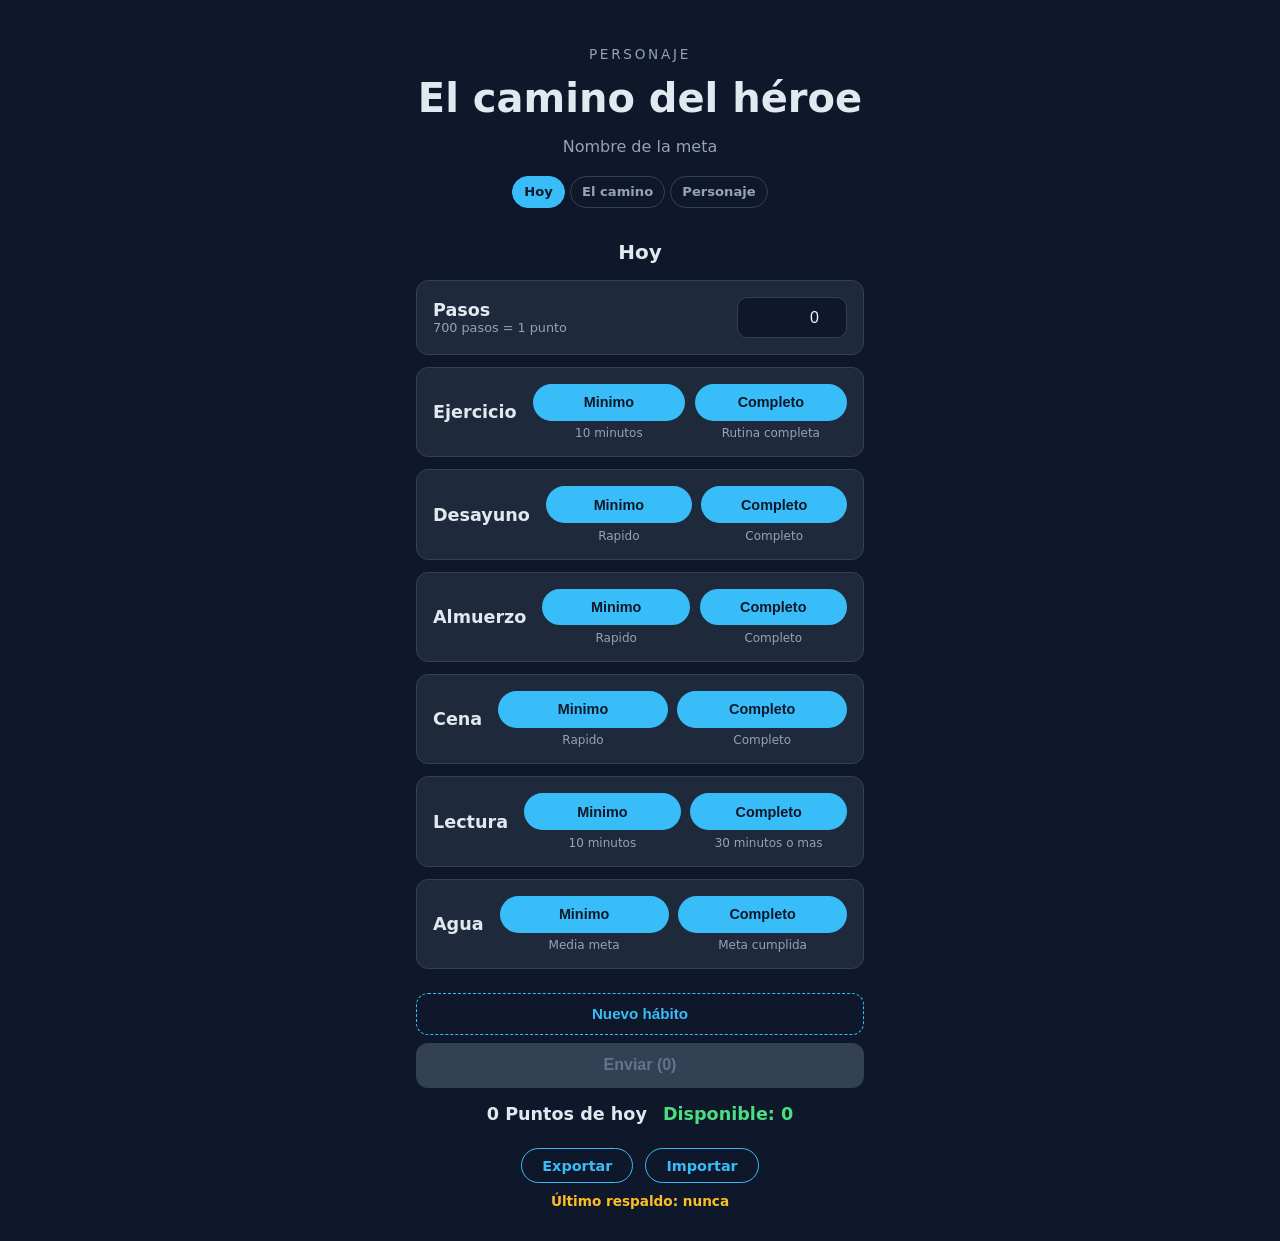
<file: index.html>
<!DOCTYPE html>
<html lang="es">
<head>
  <meta charset="UTF-8" />
  <meta name="viewport" content="width=device-width, initial-scale=1.0" />
  <link rel="stylesheet" href="css/styles.css" />
  <link rel="manifest" href="data/manifest.json" />
  <meta name="theme-color" content="#0f172a" />
  <link rel="icon" type="image/png" href="assets/icons/icon-192.png" />
  <link rel="apple-touch-icon" href="assets/icons/apple-touch-icon.png" />
</head>
<body>
  <main class="app">
    <p class="character-name" id="character-name"></p>
    <h1 id="app-name"></h1>
    <p class="goal-name" id="goal-name"></p>

    <nav class="view-toggle" id="view-toggle">
      <button type="button" class="view-btn active" id="view-hoy-btn"></button>
      <button type="button" class="view-btn" id="view-world-btn"></button>
      <button type="button" class="view-btn" id="view-character-btn"></button>
    </nav>

    <section class="habits" id="view-hoy">
      <h2 id="habits-title"></h2>
      <div id="habits-list"></div>
      <div class="custom-controls">
        <button type="button" class="add-habit-btn" id="add-habit-btn" hidden></button>
        <p class="custom-notice" id="custom-notice" hidden></p>
        <form class="custom-form" id="custom-form" hidden novalidate>
          <p class="custom-form-title" id="custom-form-title"></p>
          <label class="custom-field">
            <span id="custom-label-label"></span>
            <input id="custom-label" name="label" type="text" maxlength="30" required autocomplete="off" />
          </label>
          <label class="custom-field">
            <span id="custom-min-label"></span>
            <input id="custom-min" name="minDesc" type="text" maxlength="40" required autocomplete="off" />
          </label>
          <label class="custom-field">
            <span id="custom-full-label"></span>
            <input id="custom-full" name="fullDesc" type="text" maxlength="40" required autocomplete="off" />
          </label>
          <p class="custom-error" id="custom-error" hidden></p>
          <div class="custom-form-actions">
            <button type="submit" class="custom-save" id="custom-save"></button>
            <button type="button" class="custom-cancel" id="custom-cancel"></button>
          </div>
        </form>
      </div>
      <button type="button" class="send-btn" id="send-btn"></button>
      <div class="points">
        <span id="points-total"></span>
        <span id="points-balance"></span>
      </div>

      <div class="backup">
        <button type="button" class="backup-btn" id="backup-export"></button>
        <label class="backup-btn" id="backup-import-label" for="backup-file-input"></label>
        <input type="file" id="backup-file-input" accept="application/json,.json" hidden />
      </div>
      <p class="backup-last" id="backup-last" hidden></p>
      <p class="backup-error" id="backup-error" hidden></p>
    </section>

    <section class="world" id="view-world" hidden>
      <div class="world-head">
        <span id="world-location"></span>
        <span id="world-balance"></span>
      </div>
      <div class="map-wrap">
        <div class="map-zoom" id="map-zoom">
          <img id="world-map-img" alt="" />
          <div class="map-marker" id="map-marker" hidden></div>
        </div>
      </div>
      <div id="world-panel"></div>
    </section>

    <section class="character" id="view-character" hidden>
      <div id="character-view"></div>
    </section>
  </main>

  <!-- M4: cartel genérico de confirmación (respaldo, viajes, etc.) -->
  <div class="confirm-overlay" id="confirm-overlay" hidden>
    <div class="confirm-box">
      <p class="confirm-text" id="confirm-text"></p>
      <div class="confirm-actions" id="confirm-actions"></div>
    </div>
  </div>

  <script type="module" src="js/app.js"></script>

  <!-- Fase 2: modal de dragones (moneda al aire) -->
  <div class="dragon-overlay" id="dragon-overlay" hidden>
    <div class="dragon-modal">
      <p class="dragon-title" id="dragon-title"></p>
      <div class="coin" id="coin"><div class="coin-inner"><div class="coin-face coin-heads">🐉</div><div class="coin-face coin-tails">🍀</div></div></div>
      <p class="dragon-result" id="dragon-result"></p>
      <button type="button" class="habit-btn complete" id="dragon-accept"></button>
    </div>
  </div>
</body>
</html>
</file>
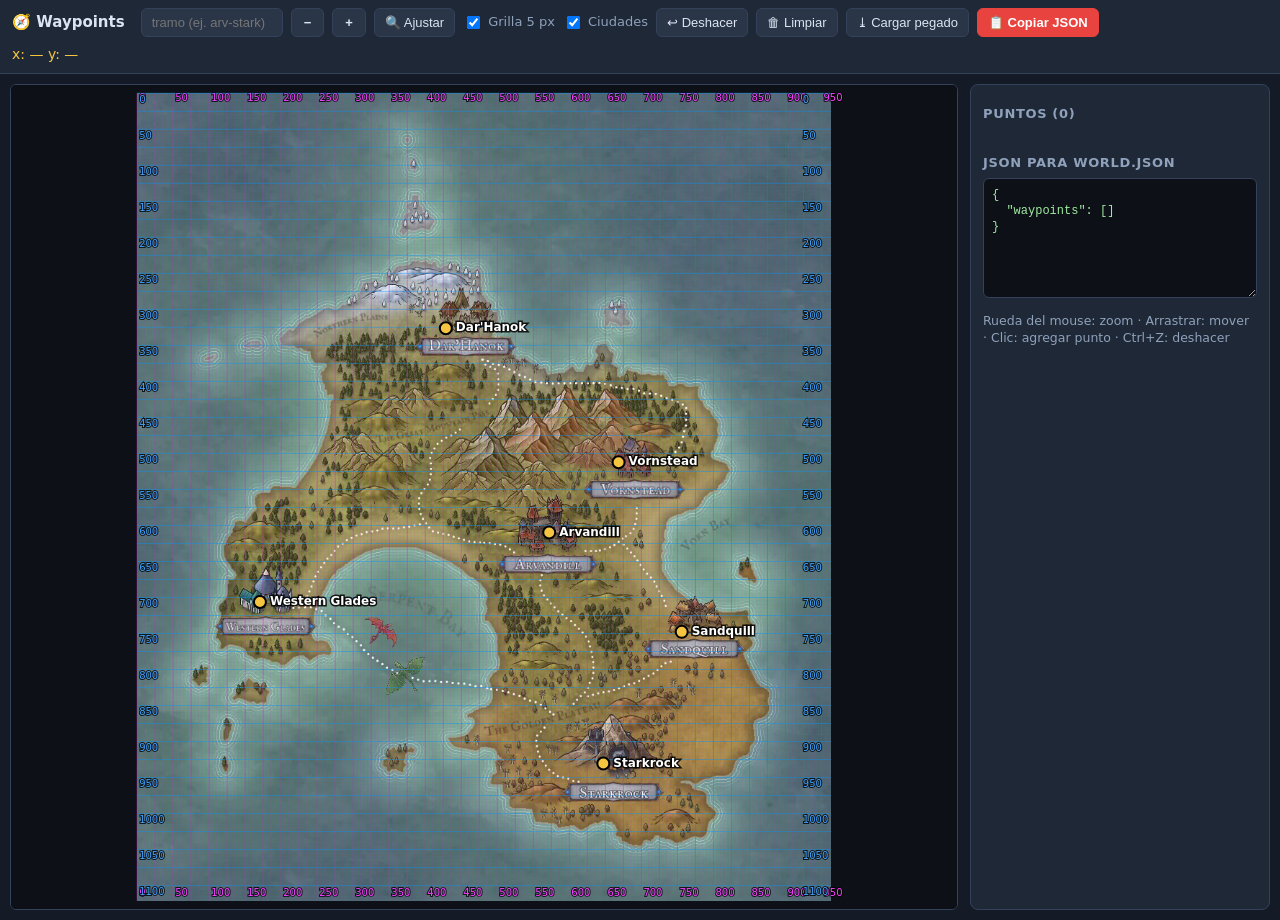
<file: tools/waypoints.html>
<!DOCTYPE html>
<html lang="es">
<head>
<meta charset="utf-8">
<meta name="viewport" content="width=device-width, initial-scale=1">
<title>Waypoints — El camino del héroe</title>
<style>
  :root { --bg:#141b26; --panel:#1e2836; --line:#33415a; --text:#dbe4f0; --dim:#8fa1bb; --red:#e8433f; --gold:#f5c542; }
  * { box-sizing: border-box; }
  body { margin:0; background:var(--bg); color:var(--text); font:14px/1.4 system-ui, sans-serif; overflow:hidden; }
  header { position:relative; z-index:5; background:var(--panel); border-bottom:1px solid var(--line);
           padding:8px 12px; display:flex; flex-wrap:wrap; gap:8px; align-items:center; }
  header h1 { font-size:15px; margin:0 8px 0 0; }
  button, select, input[type=text] { background:#2a3648; color:var(--text); border:1px solid var(--line);
           border-radius:6px; padding:6px 10px; font-size:13px; cursor:pointer; }
  button:hover { background:#35435a; }
  button.primary { background:var(--red); border-color:var(--red); color:#fff; font-weight:600; }
  button.primary:hover { background:#f25c58; }
  button.icon { padding:6px 12px; font-weight:700; }
  label.chk { display:flex; align-items:center; gap:5px; color:var(--dim); font-size:13px; cursor:pointer; }
  #status { color:var(--gold); font-variant-numeric:tabular-nums; min-width:250px; }
  main { display:flex; gap:12px; padding:10px; height:calc(100vh - 54px); }
  #mapwrap { position:relative; flex:1 1 auto; min-width:0; border:1px solid var(--line); border-radius:6px;
             overflow:hidden; background:#0d1117; }
  canvas { display:block; cursor:grab; touch-action:none; }
  canvas:active { cursor:grabbing; }
  aside { flex:0 0 300px; background:var(--panel); border:1px solid var(--line);
          border-radius:8px; padding:10px 12px; overflow:auto; }
  aside h2 { font-size:13px; color:var(--dim); margin:10px 0 6px; text-transform:uppercase; letter-spacing:.05em; }
  #pts { max-height:34vh; overflow:auto; font-variant-numeric:tabular-nums; font-size:13px; }
  #pts div { display:flex; justify-content:space-between; gap:8px; padding:2px 4px; border-radius:4px; }
  #pts div:nth-child(odd) { background:#232f40; }
  #pts b { color:var(--gold); font-weight:600; }
  #pts .del { color:var(--red); cursor:pointer; padding:0 4px; }
  #pts .del:hover { background:#3a2730; }
  #json { width:100%; height:120px; background:#0d1117; color:#9fe8a0; border:1px solid var(--line);
          border-radius:6px; font:12px/1.35 ui-monospace, monospace; padding:8px; resize:vertical; }
  #hint { color:var(--dim); font-size:12.5px; margin-top:8px; }
  #copymsg { color:#9fe8a0; font-size:12.5px; min-height:1.2em; }
</style>
</head>
<body>
<header>
  <h1>🧭 Waypoints</h1>
  <input type="text" id="tramo" placeholder="tramo (ej. arv-stark)" size="14">
  <button class="icon" id="zoomout" title="Alejar">−</button>
  <button class="icon" id="zoomin" title="Acercar">+</button>
  <button id="fit">🔍 Ajustar</button>
  <label class="chk"><input type="checkbox" id="grid" checked> Grilla 5 px</label>
  <label class="chk"><input type="checkbox" id="cities" checked> Ciudades</label>
  <button id="undo" title="Ctrl+Z">↩ Deshacer</button>
  <button id="clear">🗑 Limpiar</button>
  <button id="load">⤓ Cargar pegado</button>
  <button class="primary" id="copy">📋 Copiar JSON</button>
  <span id="status">x: — y: —</span>
</header>

<main>
  <div id="mapwrap"><canvas id="cv"></canvas></div>
  <aside>
    <h2>Puntos (<span id="count">0</span>)</h2>
    <div id="pts"></div>
    <div id="copymsg"></div>
    <h2>JSON para world.json</h2>
    <textarea id="json" readonly placeholder='{"waypoints": [ … ]}'></textarea>
    <p id="hint">Rueda del mouse: zoom · Arrastrar: mover · Clic: agregar punto · Ctrl+Z: deshacer</p>
  </aside>
</main>

<script>
const MAP_W = 963, MAP_H = 1121;
const cv = document.getElementById('cv');
const ctx = cv.getContext('2d');
const wrap = document.getElementById('mapwrap');
let img = new Image();
let pts = [];            // [{x,y}] en px del mapa
let cities = [];
let showGrid = true, showCities = true;
let scale = 1, ox = 0, oy = 0;      // vista: pantalla = mapa*scale + (ox,oy)
let dpr = window.devicePixelRatio || 1;
let cursor = null;                   // coords del mapa bajo el puntero
let drag = null;                     // {sx,sy,ox,oy,moved}

img.src = '../assets/map/world-map-crop.webp';
img.onload = () => fetch('../data/world.json').then(r => r.json()).then(w => {
  cities = (w.cities || []).map(c => ({ name: c.name, x: c.x/100*MAP_W, y: c.y/100*MAP_H }));
  fit(); draw();
}).catch(() => { fit(); draw(); });

// --- vista ---
function resize() {
  dpr = window.devicePixelRatio || 1;
  cv.width = Math.round(wrap.clientWidth * dpr);
  cv.height = Math.round(wrap.clientHeight * dpr);
  cv.style.width = wrap.clientWidth + 'px';
  cv.style.height = wrap.clientHeight + 'px';
  draw();
}
window.addEventListener('resize', resize);

function fit() {
  const s = Math.min(wrap.clientWidth / MAP_W, wrap.clientHeight / MAP_H) * 0.98;
  scale = s;
  ox = (wrap.clientWidth - MAP_W*s)/2;
  oy = (wrap.clientHeight - MAP_H*s)/2;
  draw();
}
function zoomAt(mx, my, factor) {
  const ns = Math.min(10, Math.max(0.12, scale * factor));
  const mapX = (mx - ox)/scale, mapY = (my - oy)/scale;
  scale = ns; ox = mx - mapX*ns; oy = my - mapY*ns;
  draw();
}

// --- dibujo ---
function draw() {
  const W = cv.width/dpr, H = cv.height/dpr;
  ctx.setTransform(dpr,0,0,dpr,0,0);
  ctx.fillStyle = '#0d1117'; ctx.fillRect(0,0,W,H);
  ctx.setTransform(dpr*scale,0,0,dpr*scale,dpr*ox,dpr*oy);

  if (img.complete && img.naturalWidth) ctx.drawImage(img,0,0);
  if (showGrid) drawGrid(W,H);
  if (showCities) drawCities();

  if (pts.length) {
    ctx.lineJoin='round'; ctx.lineWidth = 3/scale; ctx.strokeStyle='rgba(232,67,63,.9)';
    ctx.beginPath(); ctx.moveTo(pts[0].x, pts[0].y);
    for (let i=1;i<pts.length;i++) ctx.lineTo(pts[i].x, pts[i].y);
    ctx.stroke();
    pts.forEach((p,i) => {
      ctx.beginPath(); ctx.arc(p.x,p.y,5/scale,0,7);
      ctx.fillStyle = i===pts.length-1 ? '#f5c542' : '#fff';
      ctx.fill(); ctx.lineWidth=2/scale; ctx.strokeStyle='#e8433f'; ctx.stroke();
    });
  }
  if (cursor) {
    ctx.strokeStyle='rgba(245,197,66,.55)'; ctx.lineWidth=1/scale;
    ctx.beginPath(); ctx.moveTo(cursor.x,0); ctx.lineTo(cursor.x,MAP_H);
    ctx.moveTo(0,cursor.y); ctx.lineTo(MAP_W,cursor.y); ctx.stroke();
  }
  document.getElementById('status').dataset.zoom = Math.round(scale*100)+'%';
}

function drawGrid(W,H) {
  const x0 = Math.max(0, -ox/scale), x1 = Math.min(MAP_W, (W-ox)/scale);
  const y0 = Math.max(0, -oy/scale), y1 = Math.min(MAP_H, (H-oy)/scale);
  ctx.font = (10/scale)+'px system-ui'; ctx.textBaseline = 'top';
  for (let x=Math.ceil(x0/5)*5; x<=x1; x+=5) {
    const strong = x % 25 === 0;
    ctx.strokeStyle = strong ? 'rgba(255,0,255,.45)' : 'rgba(255,0,255,.15)';
    ctx.lineWidth = (strong?1:.5)/scale;
    ctx.beginPath(); ctx.moveTo(x,y0); ctx.lineTo(x,y1); ctx.stroke();
    if (x % 50 === 0) {
      ctx.fillStyle='#ff40ff'; ctx.strokeStyle='rgba(0,0,0,.8)'; ctx.lineWidth=2/scale;
      ctx.strokeText(x, x+2/scale, y0); ctx.fillText(x, x+2/scale, y0);
      ctx.strokeText(x, x+2/scale, y1-12/scale); ctx.fillText(x, x+2/scale, y1-12/scale);
    }
  }
  for (let y=Math.ceil(y0/5)*5; y<=y1; y+=5) {
    const strong = y % 25 === 0;
    ctx.strokeStyle = strong ? 'rgba(0,150,255,.45)' : 'rgba(0,150,255,.15)';
    ctx.lineWidth = (strong?1:.5)/scale;
    ctx.beginPath(); ctx.moveTo(x0,y); ctx.lineTo(x1,y); ctx.stroke();
    if (y % 50 === 0) {
      ctx.fillStyle='#40a0ff'; ctx.strokeStyle='rgba(0,0,0,.8)'; ctx.lineWidth=2/scale;
      ctx.strokeText(y, x0+2/scale, y+2/scale); ctx.fillText(y, x0+2/scale, y+2/scale);
      ctx.strokeText(y, x1-28/scale, y+2/scale); ctx.fillText(y, x1-28/scale, y+2/scale);
    }
  }
}

function drawCities() {
  ctx.font = 'bold '+(12/scale)+'px system-ui'; ctx.textBaseline = 'middle';
  cities.forEach(c => {
    ctx.beginPath(); ctx.arc(c.x,c.y,6/scale,0,7);
    ctx.fillStyle='#f5c542'; ctx.fill(); ctx.lineWidth=2/scale; ctx.strokeStyle='#000'; ctx.stroke();
    ctx.fillStyle='#fff'; ctx.strokeStyle='rgba(0,0,0,.85)'; ctx.lineWidth=3/scale;
    ctx.strokeText(c.name, c.x+10/scale, c.y); ctx.fillText(c.name, c.x+10/scale, c.y);
  });
}

// --- interacción ---
function toMap(clientX, clientY) {
  const r = cv.getBoundingClientRect();
  return { x: (clientX - r.left - ox)/scale, y: (clientY - r.top - oy)/scale };
}

cv.addEventListener('wheel', e => {
  e.preventDefault();
  const r = cv.getBoundingClientRect();
  zoomAt(e.clientX-r.left, e.clientY-r.top, e.deltaY < 0 ? 1.18 : 1/1.18);
}, { passive:false });

cv.addEventListener('pointerdown', e => {
  cv.setPointerCapture(e.pointerId);
  drag = { sx:e.clientX, sy:e.clientY, ox, oy, moved:false };
});
cv.addEventListener('pointermove', e => {
  const p = toMap(e.clientX, e.clientY);
  cursor = { x: Math.max(0,Math.min(MAP_W,p.x)), y: Math.max(0,Math.min(MAP_H,p.y)) };
  const zoom = document.getElementById('status').dataset.zoom || '';
  document.getElementById('status').textContent =
    `x: ${Math.round(cursor.x)}  y: ${Math.round(cursor.y)}  ` +
    `(${(cursor.x/MAP_W*100).toFixed(1)}%, ${(cursor.y/MAP_H*100).toFixed(1)}%)  ${zoom}`;
  if (drag) {
    const dx = e.clientX-drag.sx, dy = e.clientY-drag.sy;
    if (Math.hypot(dx,dy) > 4) drag.moved = true;
    if (drag.moved) { ox = drag.ox+dx; oy = drag.oy+dy; }
  }
  draw();
});
cv.addEventListener('pointerup', e => {
  if (drag && !drag.moved) {
    const p = toMap(e.clientX, e.clientY);
    const px = Math.round(p.x), py = Math.round(p.y);
    if (px>=0 && py>=0 && px<=MAP_W && py<=MAP_H) { pts.push({x:px,y:py}); refresh(); }
  }
  drag = null;
});
cv.addEventListener('pointercancel', () => drag = null);

function refresh() {
  draw();
  const list = document.getElementById('pts'); list.innerHTML = '';
  pts.forEach((p,i) => {
    const row = document.createElement('div');
    const info = document.createElement('span');
    info.innerHTML = `<b>${i+1}</b> (${p.x},${p.y}) = ${(p.x/MAP_W*100).toFixed(1)}%, ${(p.y/MAP_H*100).toFixed(1)}%`;
    const del = document.createElement('span'); del.className='del'; del.textContent='✕';
    del.onclick = () => { pts.splice(i,1); refresh(); };
    row.append(info, del); list.append(row);
  });
  document.getElementById('count').textContent = pts.length;
  const json = { waypoints: pts.map(p => ({ x:+(p.x/MAP_W*100).toFixed(1), y:+(p.y/MAP_H*100).toFixed(1) })) };
  document.getElementById('json').value = JSON.stringify(json, null, 2);
}

document.getElementById('zoomin').onclick = () => zoomAt(cv.clientWidth/2, cv.clientHeight/2, 1.35);
document.getElementById('zoomout').onclick = () => zoomAt(cv.clientWidth/2, cv.clientHeight/2, 1/1.35);
document.getElementById('fit').onclick = fit;
document.getElementById('undo').onclick = () => { pts.pop(); refresh(); };
document.getElementById('clear').onclick = () => { pts = []; refresh(); };
document.getElementById('grid').onchange = e => { showGrid = e.target.checked; draw(); };
document.getElementById('cities').onchange = e => { showCities = e.target.checked; draw(); };

document.getElementById('load').onclick = () => {
  try {
    const arr = JSON.parse(document.getElementById('json').value).waypoints || [];
    pts = arr.map(w => ({ x: Math.round(w.x/100*MAP_W), y: Math.round(w.y/100*MAP_H) }));
    refresh(); msg('Cargados ' + pts.length + ' puntos del JSON.');
  } catch { msg('JSON inválido.', true); }
};

document.getElementById('copy').onclick = async () => {
  const txt = document.getElementById('json').value;
  try { await navigator.clipboard.writeText(txt); msg('¡JSON copiado! Pegalo en el chat.'); }
  catch { document.getElementById('json').select(); msg('Ctrl+C para copiar.', true); }
};

function msg(t, err) {
  const el = document.getElementById('copymsg');
  el.textContent = t; el.style.color = err ? '#ff8080' : '#9fe8a0';
}

document.addEventListener('keydown', e => {
  if ((e.ctrlKey||e.metaKey) && e.key.toLowerCase()==='z') { e.preventDefault(); pts.pop(); refresh(); }
});

resize();
refresh();
</script>
</body>
</html>
</file>
<file: css/styles.css>
/* Habit Quest - Fase 0/1: estilos base */

* {
  box-sizing: border-box;
}

body {
  margin: 0;
  font-family: system-ui, -apple-system, sans-serif;
  background-color: #0f172a;
  color: #e2e8f0;
}

.app {
  max-width: 480px;
  margin: 0 auto;
  padding: 2rem 1rem;
  text-align: center;
}

.character-name {
  font-size: 0.85rem;
  letter-spacing: 0.2em;
  text-transform: uppercase;
  color: #94a3b8;
}

#app-name {
  font-size: 2.5rem;
  margin: 0.5rem 0;
}

.goal-name {
  font-size: 1rem;
  color: #94a3b8;
}

.habits {
  margin-top: 2rem;
}

#habits-title {
  font-size: 1.25rem;
}

.habit {
  display: flex;
  flex-wrap: wrap;
  align-items: center;
  justify-content: space-between;
  gap: 1rem;
  padding: 1rem;
  border: 1px solid #334155;
  border-radius: 12px;
  margin-bottom: 0.75rem;
  background: #1e293b;
  text-align: left;
}

.habit-info {
  display: flex;
  flex-direction: column;
}

.habit-label {
  font-weight: 600;
  font-size: 1.1rem;
}

.habit-btn {
  padding: 0.75rem 1.25rem;
  border-radius: 999px;
  border: none;
  background: #38bdf8;
  color: #0f172a;
  font-weight: 700;
  font-size: 1rem;
  min-width: 120px;
}

.habit-btn.state-1 {
  background: #4ade80;
}

.habit-btn.state-2 {
  background: #facc15;
}

/* Experimento: hábito con dos botones directos (style "direct") */

.habit-direct .habit-info {
  flex-shrink: 0;
}

.habit-actions {
  display: flex;
  gap: 0.6rem;
  flex: 1;
}

.habit-action {
  display: flex;
  flex-direction: column;
  align-items: center;
  gap: 0.35rem;
  flex: 1;
  min-width: 0;
}

.habit-btn.habit-btn-direct {
  min-width: 0;
  width: 100%;
  padding: 0.65rem 0.5rem;
  font-size: 0.9rem;
}

.habit-action-desc {
  font-size: 0.75rem;
  color: #94a3b8;
  text-align: center;
}

.points {
  margin-top: 1rem;
  font-size: 1.1rem;
  font-weight: 700;
  display: flex;
  justify-content: center;
  gap: 1rem;
  flex-wrap: wrap;
}

/* M3: pendientes de enviar (se distinguen de los ya enviados). */
.points-pending {
  color: #facc15;
  font-weight: 700;
}

.points-pending-count {
  background: #3f3f1f;
  border-radius: 999px;
  padding: 0.1rem 0.5rem;
}

/* M3: botón Enviar bajo la lista de hábitos. */
.send-btn {
  width: 100%;
  margin-top: 0.5rem;
  padding: 0.85rem;
  border: none;
  border-radius: 12px;
  background: #4ade80;
  color: #0f172a;
  font-weight: 700;
  font-size: 1rem;
}

.send-btn:disabled {
  background: #334155;
  color: #64748b;
}

/* V2 pieza 3 — hábitos propios. Botón, aviso de tope y form en línea. */
.add-habit-btn {
  width: 100%;
  margin-top: 0.75rem;
  padding: 0.7rem;
  border: 1px dashed #38bdf8;
  border-radius: 12px;
  background: transparent;
  color: #38bdf8;
  font-weight: 700;
  font-size: 0.95rem;
}

.add-habit-btn[hidden] {
  display: none;
}

.custom-notice {
  margin: 0.75rem 0 0;
  padding: 0.6rem 0.75rem;
  border-radius: 10px;
  background: #334155;
  color: #cbd5e1;
  font-size: 0.9rem;
}

.custom-notice[hidden] {
  display: none;
}

.custom-form {
  display: flex;
  flex-direction: column;
  gap: 0.7rem;
  margin-top: 0.75rem;
  padding: 0.85rem;
  border: 1px solid #334155;
  border-radius: 12px;
  background: #1e293b;
}

.custom-form[hidden] {
  display: none;
}

.custom-form-title {
  margin: 0;
  font-weight: 700;
}

.custom-field {
  display: flex;
  flex-direction: column;
  gap: 0.3rem;
  font-size: 0.9rem;
  color: #cbd5e1;
}

.custom-field input {
  box-sizing: border-box;
  width: 100%;
  padding: 0.65rem 0.75rem;
  border: 1px solid #475569;
  border-radius: 9px;
  background: #0f172a;
  color: #f8fafc;
  font: inherit;
}

.custom-error {
  margin: 0;
  color: #fca5a5;
  font-size: 0.85rem;
}

.custom-error[hidden] {
  display: none;
}

.custom-form-actions {
  display: flex;
  gap: 0.6rem;
}

.custom-form-actions button {
  flex: 1;
  padding: 0.7rem;
  border: none;
  border-radius: 10px;
  font-weight: 700;
  font-size: 0.9rem;
}

.custom-save {
  background: #38bdf8;
  color: #0f172a;
}

.custom-cancel {
  background: #334155;
  color: #e2e8f0;
}

.custom-actions {
  display: flex;
  flex-wrap: wrap;
  gap: 0.4rem;
}

.custom-actions[hidden] {
  display: none;
}

.custom-actions button {
  padding: 0.4rem 0.7rem;
  border: 1px solid #475569;
  border-radius: 999px;
  background: transparent;
  color: #cbd5e1;
  font-size: 0.8rem;
}

/* M3: hábito ya enviado queda bloqueado el día. */
.habit.locked {
  opacity: 0.6;
}

.habit-locked-tag {
  align-self: center;
  font-size: 0.8rem;
  font-weight: 700;
  color: #94a3b8;
  background: #334155;
  border-radius: 999px;
  padding: 0.25rem 0.6rem;
  flex-shrink: 0;
}

/* M3: pasos con ingreso manual (total del día). */
.habit-number {
  align-items: center;
}

.habit-number-rule {
  font-size: 0.8rem;
  color: #94a3b8;
}

.habit-steps {
  width: 110px;
  padding: 0.65rem 0.75rem;
  border: 1px solid #334155;
  border-radius: 10px;
  background: #0f172a;
  color: #f1f5f9;
  font-size: 1rem;
  text-align: right;
}

.habit-steps:disabled {
  color: #64748b;
}

/* M2: aviso de validación bajo el campo de pasos. */
.habit-steps-error {
  width: 100%;
  font-size: 0.8rem;
  color: #f87171;
}

#points-balance {
  color: #4ade80;
}

/* Bloque B — Respaldo (mini-bloque 1: botones) */

.backup {
  display: flex;
  justify-content: center;
  gap: 0.75rem;
  margin-top: 1.5rem;
  flex-wrap: wrap;
}

.backup-btn {
  padding: 0.55rem 1.25rem;
  border-radius: 999px;
  border: 1px solid #38bdf8;
  background: transparent;
  color: #38bdf8;
  font-family: inherit;
  font-weight: 600;
  font-size: 0.9rem;
  cursor: pointer;
}

.backup-error {
  color: #f87171;
  font-size: 0.85rem;
  margin: 0.6rem 0 0;
  text-align: center;
}

/* M6: "Último respaldo: …" bajo los botones. */
.backup-last {
  color: #94a3b8;
  font-size: 0.85rem;
  margin: 0.6rem 0 0;
  text-align: center;
}

.backup-last--stale {
  color: #fbbf24;
  font-weight: 700;
}

/* M4 — Cartel genérico de confirmación (respaldo, viajes, etc.) */

.confirm-overlay {
  position: fixed;
  inset: 0;
  background: rgba(15, 23, 42, 0.8);
  display: flex;
  align-items: center;
  justify-content: center;
  padding: 1rem;
  z-index: 10;
}

.confirm-overlay[hidden] {
  display: none;
}

.confirm-box {
  background: #1e293b;
  border: 1px solid #334155;
  border-radius: 12px;
  padding: 1.25rem;
  max-width: 340px;
  width: 100%;
  text-align: center;
}

.confirm-text {
  margin: 0 0 1rem;
  font-size: 0.95rem;
  line-height: 1.5;
}

.confirm-text:empty {
  display: none;
}

.confirm-actions {
  display: flex;
  gap: 0.75rem;
  justify-content: center;
  flex-wrap: wrap;
}

.confirm-btn {
  padding: 0.55rem 1.25rem;
  border-radius: 999px;
  border: none;
  font-family: inherit;
  font-weight: 600;
  font-size: 0.9rem;
  cursor: pointer;
}

.confirm-cancel {
  background: #334155;
  color: #e2e8f0;
}

.confirm-accept {
  background: #f87171;
  color: #0f172a;
}

.confirm-accept.confirm-go {
  background: #38bdf8;
}

/* Fase 2 — Vista conmutada Hoy / El camino */

.view-toggle {
  display: flex;
  justify-content: center;
  gap: 0.3rem;
  margin-top: 1.25rem;
}

.view-btn {
  padding: 0.45rem 0.7rem;
  border-radius: 999px;
  border: 1px solid #334155;
  background: transparent;
  color: #94a3b8;
  font-family: inherit;
  font-weight: 600;
  font-size: 0.82rem;
  cursor: pointer;
}

.view-btn.active {
  background: #38bdf8;
  border-color: #38bdf8;
  color: #0f172a;
}

.world {
  margin-top: 1.25rem;
  text-align: left;
}

.world-head {
  display: flex;
  justify-content: space-between;
  align-items: center;
  gap: 1rem;
  margin-bottom: 0.75rem;
  flex-wrap: wrap;
}

#world-location {
  font-weight: 600;
}

#world-balance {
  color: #4ade80;
  font-weight: 700;
}

.map-wrap {
  position: relative;
  border: 1px solid #334155;
  border-radius: 12px;
  overflow: hidden;
  background: #1e293b;
}

.map-zoom {
  position: relative;
  transform-origin: 50% 50%;
  touch-action: pan-y;
  user-select: none;
}

#world-map-img {
  display: block;
  width: 100%;
  height: auto;
  -webkit-user-drag: none;
}

.map-marker {
  position: absolute;
  width: 16px;
  height: 16px;
  border-radius: 50%;
  background: #facc15;
  border: 3px solid #0f172a;
  transform: translate(-50%, -50%);
  box-shadow: 0 0 0 0 rgba(250, 204, 21, 0.6);
  animation: marker-pulse 1.6s infinite;
  z-index: 2;
}

.map-marker[hidden] {
  display: none;
}

@keyframes marker-pulse {
  0% { box-shadow: 0 0 0 0 rgba(250, 204, 21, 0.6); }
  70% { box-shadow: 0 0 0 12px rgba(250, 204, 21, 0); }
  100% { box-shadow: 0 0 0 0 rgba(250, 204, 21, 0); }
}

/* Fase 2 — Panel de viaje */

#world-panel {
  margin-top: 1rem;
}

.panel-title {
  font-weight: 700;
  margin-bottom: 0.5rem;
}

.trip-progress {
  color: #facc15;
  font-weight: 700;
  margin-bottom: 0.5rem;
}

.trip-cancel {
  width: 100%;
}

.dest-list {
  display: flex;
  flex-direction: column;
  gap: 0.5rem;
  margin-bottom: 0.75rem;
}

.dest-row {
  display: flex;
  justify-content: space-between;
  align-items: center;
  gap: 0.5rem;
  padding: 0.7rem 0.9rem;
  border-radius: 10px;
  border: 1px solid #334155;
  background: #1e293b;
  color: #e2e8f0;
  font-family: inherit;
  font-size: 0.95rem;
  font-weight: 600;
  text-align: left;
  cursor: pointer;
}

.dest-meta {
  color: #94a3b8;
  font-size: 0.85rem;
  white-space: nowrap;
}

.dest-enter {
  width: 100%;
  margin-top: 0.5rem;
}

.dest-explore {
  width: 100%;
  margin-top: 0.5rem;
}

.dest-explore:disabled {
  background: #334155;
  color: #64748b;
}

/* M4: aviso cuando no alcanza el saldo para Explorar. */
.dest-not-enough {
  margin-top: 0.4rem;
  color: #f87171;
  font-size: 0.85rem;
  font-weight: 600;
  text-align: center;
}

.explored-tag {
  margin-top: 0.5rem;
  color: #4ade80;
  font-weight: 700;
  text-align: center;
}

/* M5: historia de la ciudad explorada (bajo "Explorada"). */
.city-story {
  margin-top: 0.4rem;
  color: #94a3b8;
  font-size: 0.9rem;
  line-height: 1.5;
  text-align: center;
}

/* V2/P5 — Oferta de la ciudad: 1 a 3 tarjetas sobre los destinos. */

.offer-cards {
  display: grid;
  grid-template-columns: repeat(auto-fit, minmax(92px, 1fr));
  gap: 0.5rem;
  margin-top: 0.75rem;
}

.offer-card {
  display: flex;
  flex-direction: column;
  gap: 0.4rem;
  min-width: 0;
}

.offer-art {
  aspect-ratio: 1;
  display: flex;
  align-items: center;
  justify-content: center;
  padding: 0.35rem;
  border: 1px solid #334155;
  border-radius: 10px;
  background: #334155;
  color: #f8fafc;
  font-size: 0.72rem;
  font-weight: 700;
  line-height: 1.2;
  text-align: center;
  overflow: hidden;
  overflow-wrap: anywhere; /* nombres largos: se parten, nunca desbordan el cuadrado */
}

.offer-art img {
  width: 100%;
  height: 100%;
  object-fit: contain;
  image-rendering: pixelated;
}

/* Color por casillero SOLO para piezas sin imagen (dibujadas con texto). */
.offer-art[data-slot='casco'] { background: #1d4ed8; }
.offer-art[data-slot='armadura'] { background: #b45309; }
.offer-art[data-slot='brazaletes'] { background: #7e22ce; }
.offer-art[data-slot='hombreras'] { background: #0f766e; }
.offer-art[data-slot='pantalones'] { background: #be123c; }
.offer-art[data-slot='calzado'] { background: #3f6212; }

/* Con imagen: fondo neutro oscuro (el de .slot-empty), nunca el color del
   casillero. El PNG ya se centra y se contiene sin deformar en .offer-art img. */
.offer-art[data-slot]:has(img) { background: #1e293b; }

.offer-equip {
  width: 100%;
}

.offer-empty {
  margin-top: 0.5rem;
  color: #94a3b8;
  font-size: 0.85rem;
  text-align: center;
}

/* V2/P6 — Pestaña Personaje: 6 casilleros alrededor de una figura neutra.
   El cuadrado de cada casillero ES .offer-art (reutilizado de la P5). */

.character {
  margin-top: 1.25rem;
  text-align: left;
}

.character-layout {
  display: grid;
  grid-template-columns: minmax(0, 1fr) minmax(72px, 92px) minmax(0, 1fr);
  gap: 0.4rem;
  align-items: center;
  max-width: 340px;
  margin: 0 auto;
}

.character-column {
  display: flex;
  flex-direction: column;
  gap: 0.4rem;
  min-width: 0;
}

.slot-empty {
  background: #1e293b;
  border-style: dashed;
  color: #94a3b8; /* etiqueta atenuada */
  font-size: 0.7rem;
  font-weight: 600;
}

.character-figure {
  position: relative;
  width: 100%;
  aspect-ratio: 1 / 2;
}

.character-figure > div {
  position: absolute;
  background: #475569;
  border: 1px solid #64748b;
}

.figure-head {
  left: 33%;
  top: 2%;
  width: 34%;
  aspect-ratio: 1;
  border-radius: 50%;
}

.figure-torso {
  left: 23%;
  top: 26%;
  width: 54%;
  height: 38%;
  border-radius: 30% 30% 12% 12%;
}

.figure-arm-left,
.figure-arm-right {
  top: 28%;
  width: 16%;
  height: 34%;
  border-radius: 999px;
}

.figure-arm-left { left: 8%; }
.figure-arm-right { right: 8%; }

.figure-leg-left,
.figure-leg-right {
  bottom: 2%;
  width: 20%;
  height: 30%;
  border-radius: 8px 8px 12px 12px;
}

.figure-leg-left { left: 26%; }
.figure-leg-right { right: 26%; }

/* Fase 2 — Modal de dragones + moneda al aire */

.dragon-overlay {
  position: fixed;
  inset: 0;
  background: rgba(2, 6, 23, 0.85);
  display: flex;
  align-items: center;
  justify-content: center;
  padding: 1rem;
  z-index: 50;
}

.dragon-overlay[hidden] {
  display: none;
}

.dragon-modal {
  background: #1e293b;
  border: 1px solid #334155;
  border-radius: 16px;
  padding: 1.5rem 1.25rem;
  width: 100%;
  max-width: 320px;
  text-align: center;
}

.dragon-title {
  font-size: 1.25rem;
  font-weight: 800;
  margin-bottom: 1rem;
}

.coin {
  width: 110px;
  height: 110px;
  margin: 0 auto 1rem;
  perspective: 600px;
}

.coin-inner {
  position: relative;
  width: 100%;
  height: 100%;
  transform-style: preserve-3d;
}

.coin-face {
  position: absolute;
  inset: 0;
  display: flex;
  align-items: center;
  justify-content: center;
  font-size: 3rem;
  border-radius: 50%;
  backface-visibility: hidden;
  border: 4px solid #facc15;
  background: radial-gradient(circle at 30% 30%, #fde68a, #f59e0b);
  box-shadow: 0 4px 12px rgba(0, 0, 0, 0.4);
}

.coin-tails {
  transform: rotateY(180deg);
  background: radial-gradient(circle at 30% 30%, #bbf7d0, #4ade80);
  border-color: #4ade80;
}

.coin.flipping .coin-inner {
  animation: coin-flip 1.4s ease-in-out forwards;
}

.coin.flipping.show-dragon .coin-inner {
  animation: coin-flip-dragon 1.4s ease-in-out forwards;
}

/* Moneda quieta en el lado que tocó (estado final sin animación) */
.coin.landed.show-clear .coin-inner {
  transform: rotateY(180deg);
}

@keyframes coin-flip {
  0% { transform: rotateY(0deg) translateY(0); }
  50% { transform: rotateY(900deg) translateY(-30px); }
  100% { transform: rotateY(1800deg) translateY(0); }
}

@keyframes coin-flip-dragon {
  0% { transform: rotateY(0deg) translateY(0); }
  50% { transform: rotateY(900deg) translateY(-30px); }
  100% { transform: rotateY(1980deg) translateY(0); }
}

.dragon-result {
  min-height: 1.5rem;
  font-weight: 700;
  margin-bottom: 1rem;
}

.dragon-result.is-dragon {
  color: #f87171;
}

.dragon-result.is-clear {
  color: #4ade80;
}
</file>
